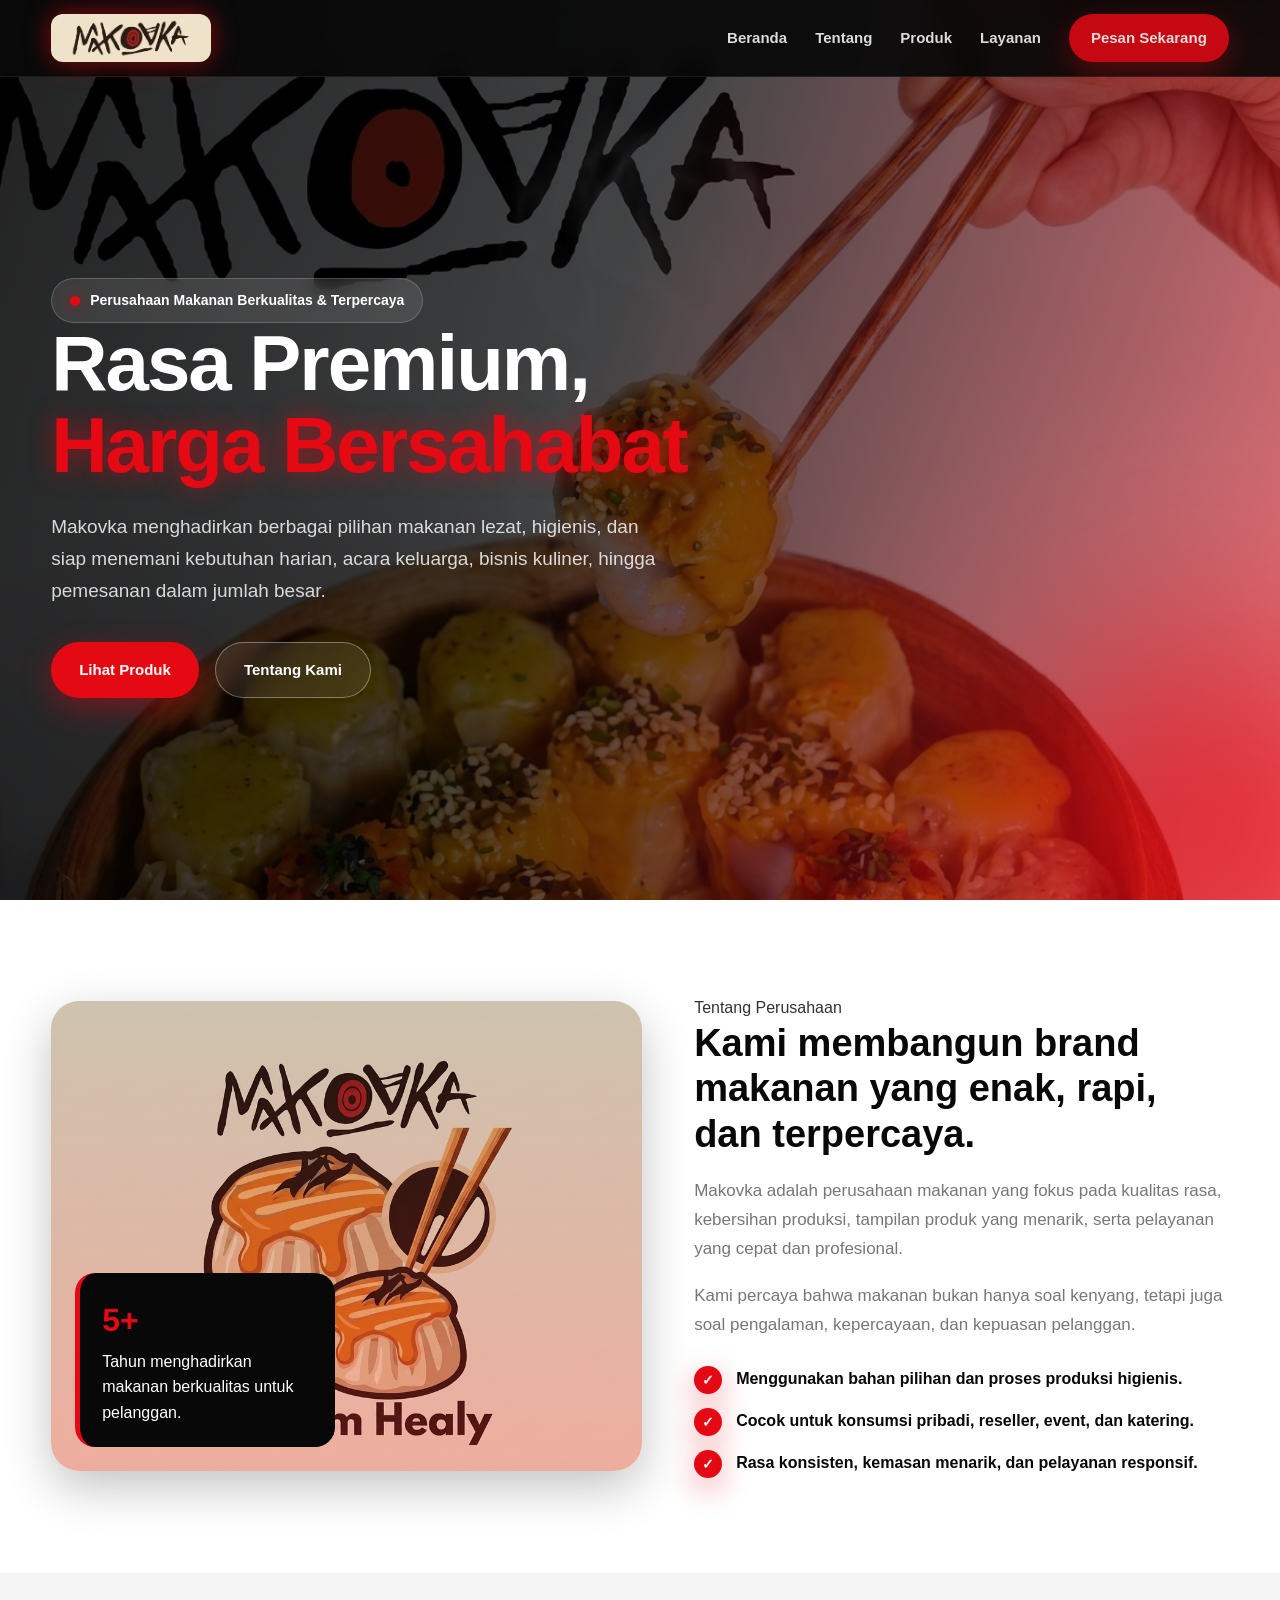
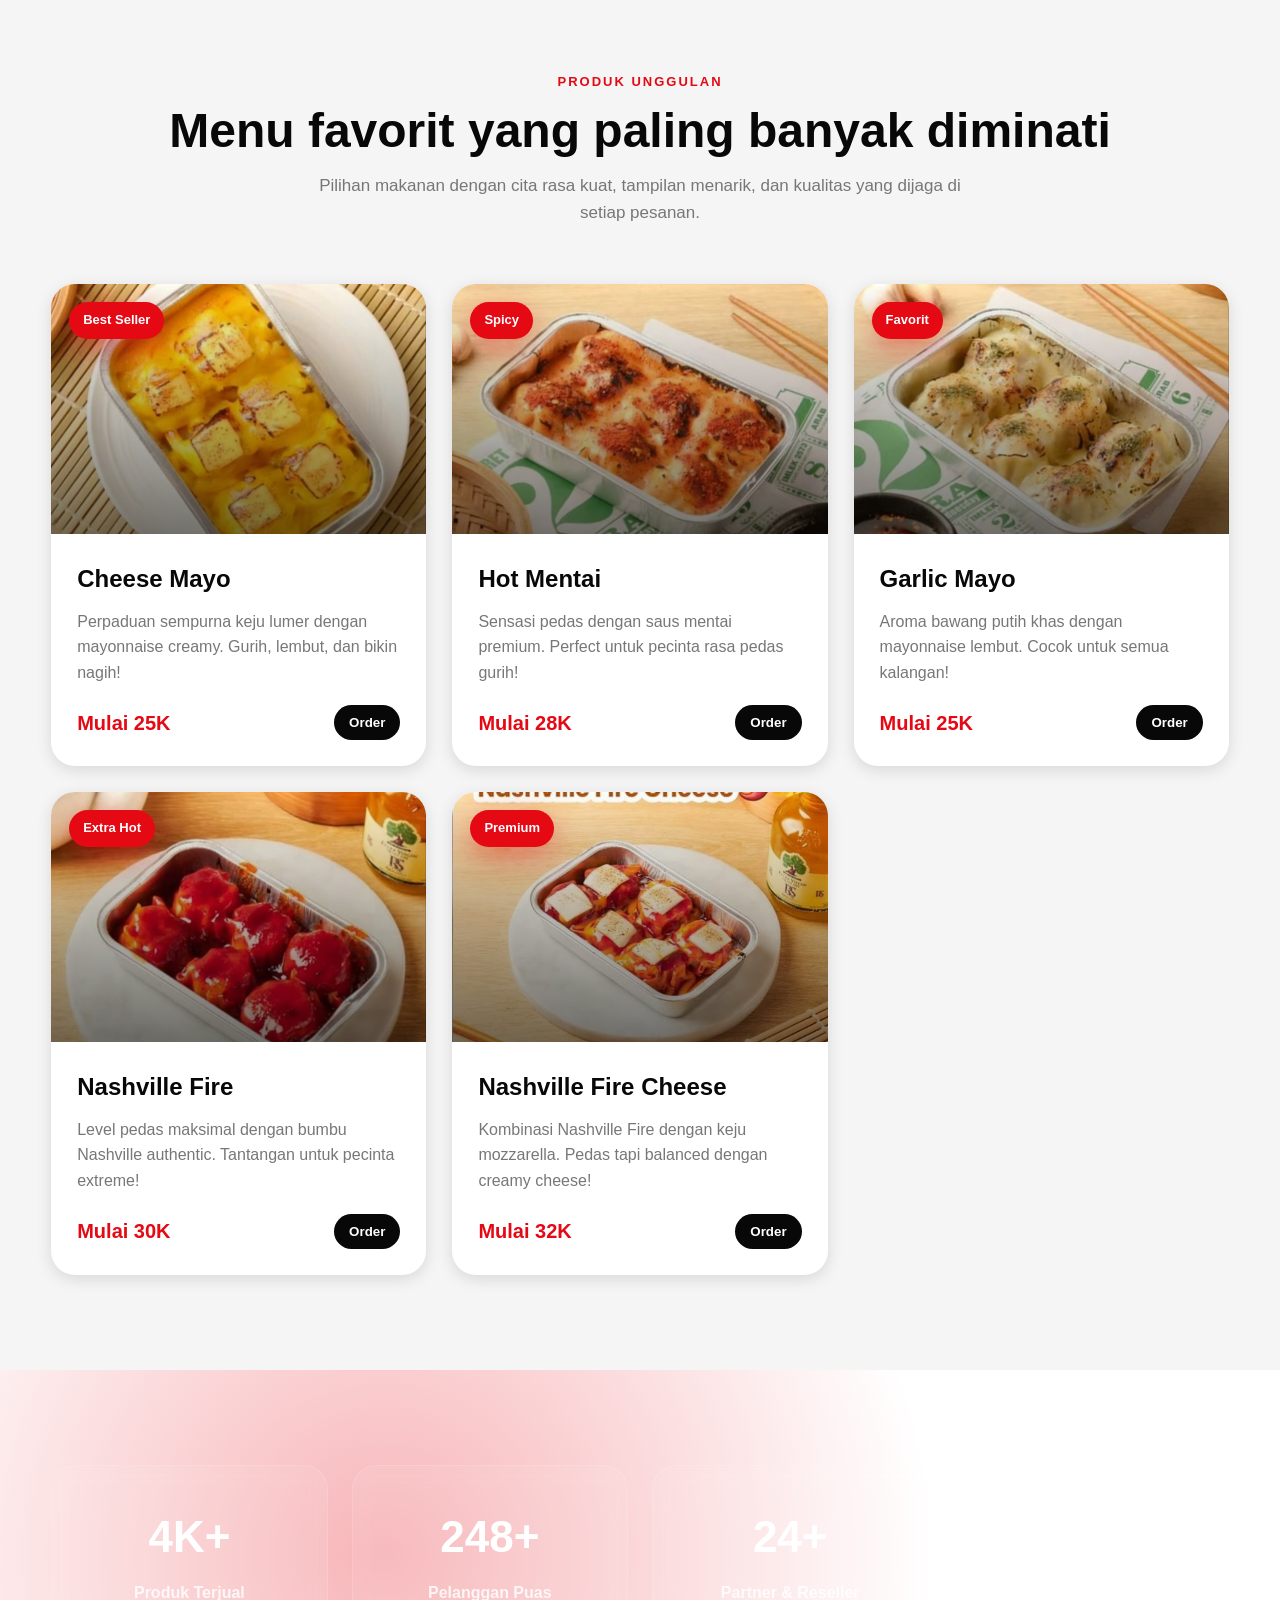
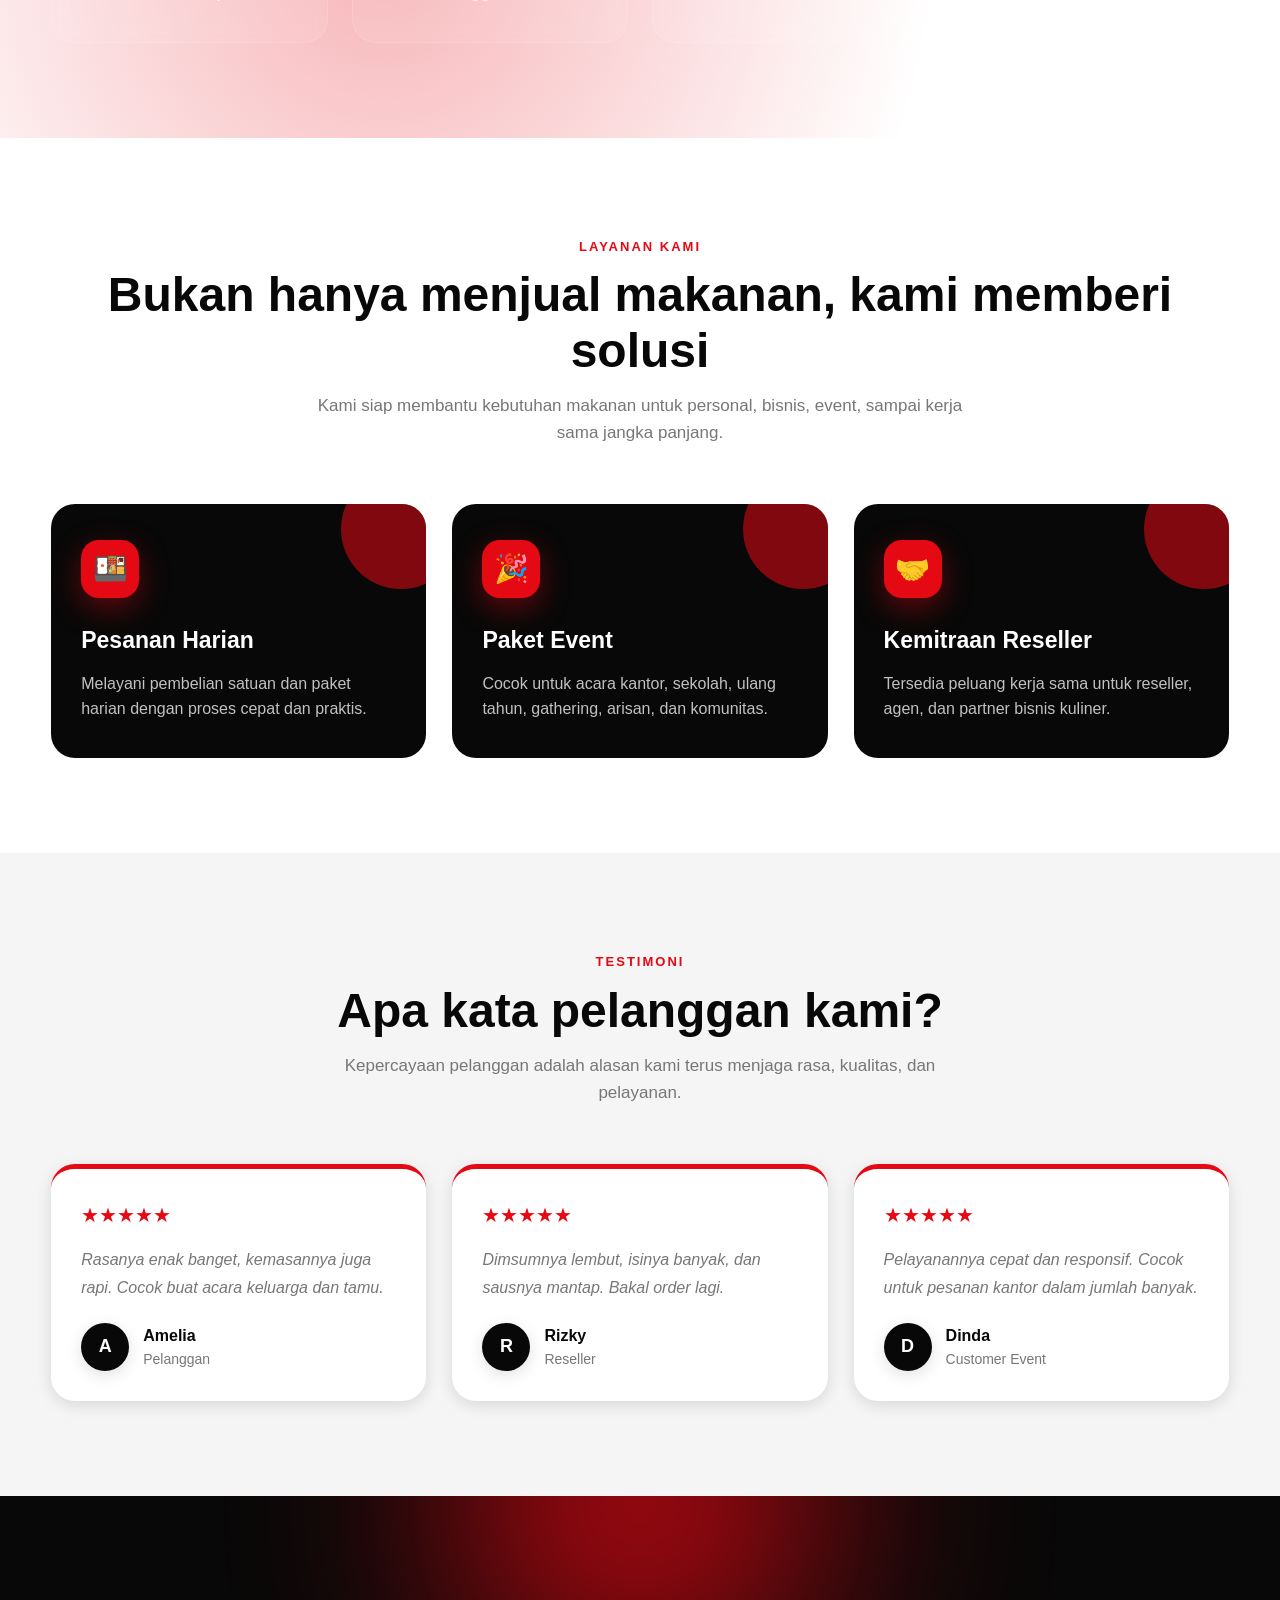
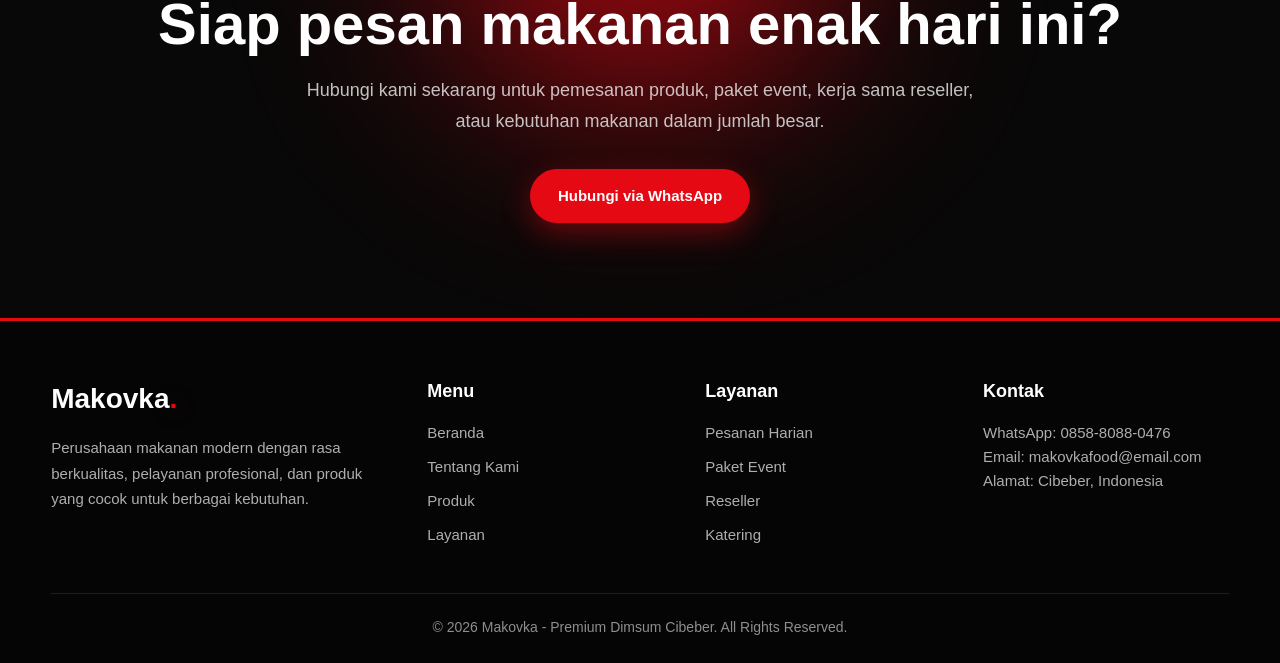
<file: index.html>
<!DOCTYPE html>
<html lang="id">
<head>
  <meta charset="UTF-8">
  <meta name="viewport" content="width=device-width, initial-scale=1.0">
  <meta name="description" content="Makovka - Premium Dimsum Cibeber. Rasa premium, harga bersahabat. Melayani pesanan harian, paket event, dan kemitraan reseller.">
  <meta name="keywords" content="dimsum, makanan premium, cibeber, makovka, rice bowl, snack box, katering">
  <meta name="author" content="Makovka Food Company">
  
  <!-- Open Graph / Social Media -->
  <meta property="og:title" content="Makovka - Premium Dimsum Cibeber">
  <meta property="og:description" content="Rasa premium, harga bersahabat. Makanan berkualitas untuk kebutuhan harian, event, dan bisnis kuliner.">
  <meta property="og:type" content="website">
  <meta property="og:url" content="https://makovka.com">
  
  <title>Makovka - Premium Dimsum Cibeber</title>
  
  <!-- Favicon -->
  <link rel="icon" href="data:image/svg+xml,<svg xmlns='http://www.w3.org/2000/svg' viewBox='0 0 100 100'><text y='.9em' font-size='90'>🔥</text></svg>">
  
  <!-- Stylesheets -->
  <link rel="stylesheet" href="css/main.css">
  
  <!-- Preconnect for performance -->
  <link rel="preconnect" href="https://images.unsplash.com">
</head>

<body>
  <!-- NAVBAR -->
  <nav class="navbar">
    <div class="container nav-wrapper">
      <a href="#home" class="logo">
        <img src="Logo.png" alt="Makovka Logo" style="height: 48px; width: auto; border-radius: 12px; object-fit: contain; box-shadow: 0 0 25px rgba(229, 9, 20, 0.6);">
      </a>

      <div class="nav-menu">
        <a href="#home">Beranda</a>
        <a href="#about">Tentang</a>
        <a href="#products">Produk</a>
        <a href="#services">Layanan</a>
        <a href="#contact" class="nav-btn">Pesan Sekarang</a>
      </div>

      <!-- Mobile Menu Toggle -->
      <div class="menu-toggle">
        <span></span>
        <span></span>
        <span></span>
      </div>
    </div>
  </nav>

  <!-- HERO -->
  <header class="hero" id="home" style="background-image: linear-gradient(110deg, rgba(0, 0, 0, 0.85) 0%, rgba(0, 0, 0, 0.7) 45%, rgba(229, 9, 20, 0.55) 100%), url('banner.png');">
    <div class="container">
      <div class="hero-content">
        <div class="badge">
          <span></span>
          Perusahaan Makanan Berkualitas & Terpercaya
        </div>

        <h1>
          Rasa Premium,
          <strong>Harga Bersahabat</strong>
        </h1>

        <p>
          Makovka menghadirkan berbagai pilihan makanan lezat, higienis, dan
          siap menemani kebutuhan harian, acara keluarga, bisnis kuliner,
          hingga pemesanan dalam jumlah besar.
        </p>

        <div class="hero-actions">
          <a href="#products" class="btn-primary">Lihat Produk</a>
          <a href="https://wa.me/6285880880476" class="btn-secondary">Tentang Kami</a>
        </div>
      </div>
    </div>
  </header>

  <!-- ABOUT -->
  <section class="about" id="about">
    <div class="container about-grid">
      <div class="about-image" style="background-image: linear-gradient(rgba(0, 0, 0, 0.15), rgba(229, 9, 20, 0.25)), url('Untitled.png');">
        <div class="about-card">
          <h3>5+</h3>
          <p>Tahun menghadirkan makanan berkualitas untuk pelanggan.</p>
        </div>
      </div>

      <div class="about-text">
        <div class="small-title">Tentang Perusahaan</div>
        <h3>Kami membangun brand makanan yang enak, rapi, dan terpercaya.</h3>
        <p>
          Makovka adalah perusahaan makanan yang fokus pada kualitas rasa,
          kebersihan produksi, tampilan produk yang menarik, serta pelayanan
          yang cepat dan profesional.
        </p>
        <p>
          Kami percaya bahwa makanan bukan hanya soal kenyang, tetapi juga
          soal pengalaman, kepercayaan, dan kepuasan pelanggan.
        </p>

        <div class="check-list">
          <div class="check-item">
            <span>✓</span>
            Menggunakan bahan pilihan dan proses produksi higienis.
          </div>
          <div class="check-item">
            <span>✓</span>
            Cocok untuk konsumsi pribadi, reseller, event, dan katering.
          </div>
          <div class="check-item">
            <span>✓</span>
            Rasa konsisten, kemasan menarik, dan pelayanan responsif.
          </div>
        </div>
      </div>
    </div>
  </section>

  <!-- PRODUCTS -->
  <section class="products" id="products">
    <div class="container">
      <div class="section-heading">
        <div class="small-title">Produk Unggulan</div>
        <h2>Menu favorit yang paling banyak diminati</h2>
        <p>
          Pilihan makanan dengan cita rasa kuat, tampilan menarik, dan
          kualitas yang dijaga di setiap pesanan.
        </p>
      </div>

      <div class="product-grid">
        <div class="product-card">
          <div
            class="product-img"
            style="background-image: url('cheese-Mayo.jpg');"
          >
            <div class="tag">Best Seller</div>
          </div>
          <div class="product-body">
            <h3>Cheese Mayo</h3>
            <p>
              Perpaduan sempurna keju lumer dengan mayonnaise creamy. Gurih, lembut, dan bikin nagih!
            </p>
            <div class="price">
              <span>Mulai 25K</span>
              <button>Order</button>
            </div>
          </div>
        </div>

        <div class="product-card">
          <div
            class="product-img"
            style="background-image: url('Hot-Mentai.jpg');"
          >
            <div class="tag">Spicy</div>
          </div>
          <div class="product-body">
            <h3>Hot Mentai</h3>
            <p>
              Sensasi pedas dengan saus mentai premium. Perfect untuk pecinta rasa pedas gurih!
            </p>
            <div class="price">
              <span>Mulai 28K</span>
              <button>Order</button>
            </div>
          </div>
        </div>

        <div class="product-card">
          <div
            class="product-img"
            style="background-image: url('Garlci-Mayo.jpg');"
          >
            <div class="tag">Favorit</div>
          </div>
          <div class="product-body">
            <h3>Garlic Mayo</h3>
            <p>
              Aroma bawang putih khas dengan mayonnaise lembut. Cocok untuk semua kalangan!
            </p>
            <div class="price">
              <span>Mulai 25K</span>
              <button>Order</button>
            </div>
          </div>
        </div>

        <div class="product-card">
          <div
            class="product-img"
            style="background-image: url('nashville-fire.jpg');"
          >
            <div class="tag">Extra Hot</div>
          </div>
          <div class="product-body">
            <h3>Nashville Fire</h3>
            <p>
              Level pedas maksimal dengan bumbu Nashville authentic. Tantangan untuk pecinta extreme!
            </p>
            <div class="price">
              <span>Mulai 30K</span>
              <button>Order</button>
            </div>
          </div>
        </div>

        <div class="product-card">
          <div
            class="product-img"
            style="background-image: url('nashville-fire-cheese.jpg');"
          >
            <div class="tag">Premium</div>
          </div>
          <div class="product-body">
            <h3>Nashville Fire Cheese</h3>
            <p>
              Kombinasi Nashville Fire dengan keju mozzarella. Pedas tapi balanced dengan creamy cheese!
            </p>
            <div class="price">
              <span>Mulai 32K</span>
              <button>Order</button>
            </div>
          </div>
        </div>
      </div>
    </div>
  </section>

  <!-- STATS -->
  <section class="stats">
    <div class="container stats-grid">
      <div class="stat-box">
        <h3>10K+</h3>
        <p>Produk Terjual</p>
      </div>
      <div class="stat-box">
        <h3>500+</h3>
        <p>Pelanggan Puas</p>
      </div>
      <div class="stat-box">
        <h3>50+</h3>
        <p>Partner & Reseller</p>
      </div>
      <div class="stat-box">
        <h3>4.9</h3>
        <p>Rating Pelanggan</p>
      </div>
    </div>
  </section>

  <!-- SERVICES -->
  <section class="services" id="services">
    <div class="container">
      <div class="section-heading">
        <div class="small-title">Layanan Kami</div>
        <h2>Bukan hanya menjual makanan, kami memberi solusi</h2>
        <p>
          Kami siap membantu kebutuhan makanan untuk personal, bisnis, event,
          sampai kerja sama jangka panjang.
        </p>
      </div>

      <div class="service-grid">
        <div class="service-card">
          <div class="icon">🍱</div>
          <h3>Pesanan Harian</h3>
          <p>
            Melayani pembelian satuan dan paket harian dengan proses cepat dan
            praktis.
          </p>
        </div>

        <div class="service-card">
          <div class="icon">🎉</div>
          <h3>Paket Event</h3>
          <p>
            Cocok untuk acara kantor, sekolah, ulang tahun, gathering, arisan,
            dan komunitas.
          </p>
        </div>

        <div class="service-card">
          <div class="icon">🤝</div>
          <h3>Kemitraan Reseller</h3>
          <p>
            Tersedia peluang kerja sama untuk reseller, agen, dan partner
            bisnis kuliner.
          </p>
        </div>
      </div>
    </div>
  </section>

  <!-- TESTIMONIAL -->
  <section class="testimonials">
    <div class="container">
      <div class="section-heading">
        <div class="small-title">Testimoni</div>
        <h2>Apa kata pelanggan kami?</h2>
        <p>
          Kepercayaan pelanggan adalah alasan kami terus menjaga rasa,
          kualitas, dan pelayanan.
        </p>
      </div>

      <div class="testimonial-grid">
        <div class="testimonial-card">
          <div class="stars">★★★★★</div>
          <p>
            Rasanya enak banget, kemasannya juga rapi. Cocok buat acara
            keluarga dan tamu.
          </p>
          <div class="customer">
            <div class="avatar">A</div>
            <div>
              <h4>Amelia</h4>
              <span>Pelanggan</span>
            </div>
          </div>
        </div>

        <div class="testimonial-card">
          <div class="stars">★★★★★</div>
          <p>
            Dimsumnya lembut, isinya banyak, dan sausnya mantap. Bakal order
            lagi.
          </p>
          <div class="customer">
            <div class="avatar">R</div>
            <div>
              <h4>Rizky</h4>
              <span>Reseller</span>
            </div>
          </div>
        </div>

        <div class="testimonial-card">
          <div class="stars">★★★★★</div>
          <p>
            Pelayanannya cepat dan responsif. Cocok untuk pesanan kantor dalam
            jumlah banyak.
          </p>
          <div class="customer">
            <div class="avatar">D</div>
            <div>
              <h4>Dinda</h4>
              <span>Customer Event</span>
            </div>
          </div>
        </div>
      </div>
    </div>
  </section>

  <!-- CTA -->
  <section class="cta" id="contact">
    <div class="container">
      <h2>Siap pesan makanan enak hari ini?</h2>
      <p>
        Hubungi kami sekarang untuk pemesanan produk, paket event, kerja sama
        reseller, atau kebutuhan makanan dalam jumlah besar.
      </p>
      <a href="https://wa.me/6285880880476" class="btn-primary">Hubungi via WhatsApp</a>
    </div>
  </section>

  <!-- FOOTER -->
  <footer>
    <div class="container footer-grid">
      <div class="footer-brand">
        <h3>Makovka<span>.</span></h3>
        <p>
          Perusahaan makanan modern dengan rasa berkualitas, pelayanan
          profesional, dan produk yang cocok untuk berbagai kebutuhan.
        </p>
      </div>

      <div class="footer-col">
        <h4>Menu</h4>
        <a href="#home">Beranda</a>
        <a href="#about">Tentang Kami</a>
        <a href="#products">Produk</a>
        <a href="#services">Layanan</a>
      </div>

      <div class="footer-col">
        <h4>Layanan</h4>
        <a href="https://wa.me/6285880880476">Pesanan Harian</a>
        <a href="https://wa.me/6285880880476">Paket Event</a>
        <a href="https://wa.me/6285880880476">Reseller</a>
        <a href="https://wa.me/6285880880476">Katering</a>
      </div>

      <div class="footer-col">
        <h4>Kontak</h4>
        <p>WhatsApp: 0858-8088-0476</p>
        <p>Email: makovkafood@email.com</p>
        <p>Alamat: Cibeber, Indonesia</p>
      </div>
    </div>

    <div class="container footer-bottom">
      <p>© 2026 Makovka - Premium Dimsum Cibeber. All Rights Reserved.</p>
    </div>
  </footer>

  <!-- JavaScript -->
  <script src="js/main.js"></script>
</body>
</html>
</file>
<file: css/main.css>
/* main.css - Import All Stylesheets */

/* Import order: variables → base → components → sections → footer */

@import url('variables.css');
@import url('base.css');
@import url('navbar.css');
@import url('hero.css');
@import url('sections.css');
@import url('footer.css');
</file>
